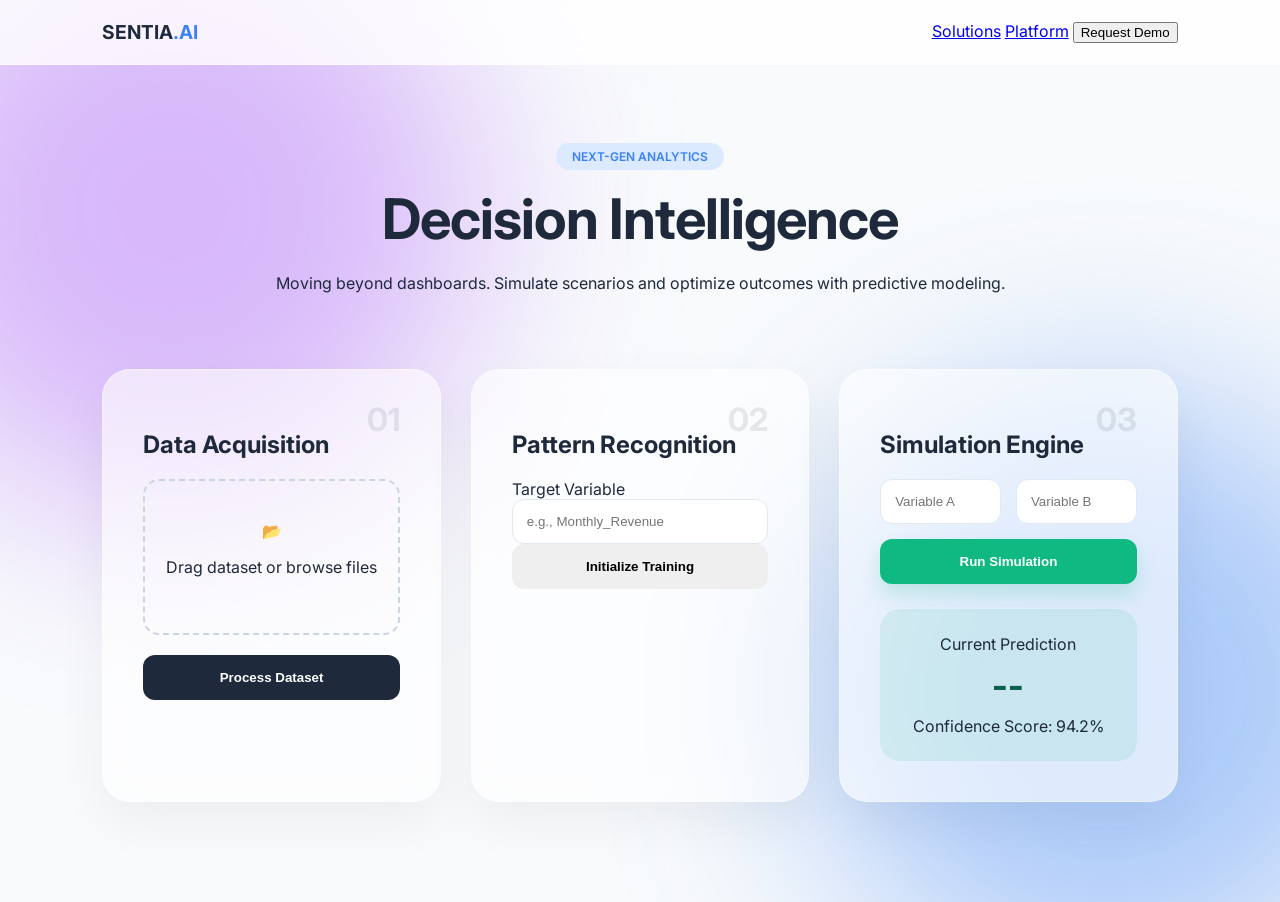
<file: static/index.html>
<!DOCTYPE html>
<html lang="en">
<head>
    <meta charset="UTF-8">
    <meta name="viewport" content="width=device-width, initial-scale=1.0">
    <title>Sentia AI | Decision Intelligence</title>
    <link href="https://fonts.googleapis.com/css2?family=Inter:wght@300;400;600&display=swap" rel="stylesheet">
    <link rel="stylesheet" href="style.css">
</head>
<body>

<!-- Animated Background Blobs -->
<div class="bg-container">
    <div class="blob blob-purple"></div>
    <div class="blob blob-blue"></div>
</div>

<nav class="navbar">
    <div class="logo">SENTIA<span>.AI</span></div>
    <div class="nav-menu">
        <a href="#">Solutions</a>
        <a href="#">Platform</a>
        <button class="nav-btn">Request Demo</button>
    </div>
</nav>

<header class="hero">
    <span class="badge">Next-Gen Analytics</span>
    <h1>Decision Intelligence</h1>
    <p>Moving beyond dashboards. Simulate scenarios and optimize outcomes with predictive modeling.</p>
</header>

<main class="dashboard">
    <!-- Section 1: Upload -->
    <div class="glass-card">
        <div class="card-num">01</div>
        <h2>Data Acquisition</h2>
        <div class="drop-zone" id="dropZone" onclick="document.getElementById('fileInput').click()">
            <input type="file" id="fileInput" hidden>
            <div class="icon">📂</div>
            <p>Drag dataset or <span>browse files</span></p>
        </div>
        <button class="btn primary" onclick="uploadFile(this)">Process Dataset</button>
    </div>

    <!-- Section 2: Train -->
    <div class="glass-card">
        <div class="card-num">02</div>
        <h2>Pattern Recognition</h2>
        <div class="input-group">
            <label>Target Variable</label>
            <input type="text" id="target" placeholder="e.g., Monthly_Revenue">
        </div>
        <button class="btn secondary" onclick="trainModel(this)">Initialize Training</button>
    </div>

    <!-- Section 3: Simulate -->
    <div class="glass-card featured">
        <div class="card-num">03</div>
        <h2>Simulation Engine</h2>
        <div class="input-row">
            <input type="number" id="f1" placeholder="Variable A">
            <input type="number" id="f2" placeholder="Variable B">
        </div>
        <button class="btn action" onclick="runSimulation(this)">Run Simulation</button>
        <div class="result-box" id="resultBox">
            <span class="res-label">Current Prediction</span>
            <div class="res-value" id="simValue">--</div>
            <div class="res-conf">Confidence Score: 94.2%</div>
        </div>
    </div>
</main>

<script src="script.js"></script>
</body>
</html>
</file>
<file: static/style.css>
:root {
    --primary: #3b82f6;
    --accent: #10b981;
    --glass: rgba(255, 255, 255, 0.6);
    --border: rgba(255, 255, 255, 0.4);
    --text: #1e293b;
}

body {
    margin: 0;
    font-family: 'Inter', sans-serif;
    background: #f8fafc;
    color: var(--text);
    overflow-x: hidden;
}

/* --- ANIMATED MESH BACKGROUND --- */
.bg-container {
    position: fixed;
    top: 0; left: 0; width: 100vw; height: 100vh;
    z-index: -1;
    filter: blur(100px);
}

.blob {
    position: absolute;
    width: 600px;
    height: 600px;
    border-radius: 50%;
    opacity: 0.4;
    animation: move 25s infinite alternate ease-in-out;
}

.blob-purple { background: #a855f7; top: -10%; left: -10%; }
.blob-blue { background: #3b82f6; bottom: -10%; right: -10%; animation-delay: -5s; }

@keyframes move {
    from { transform: translate(0, 0) scale(1); }
    to { transform: translate(150px, 100px) scale(1.1); }
}

/* --- NAVBAR & HERO --- */
.navbar {
    display: flex; justify-content: space-between; align-items: center;
    padding: 20px 8%; background: rgba(255,255,255,0.8);
    backdrop-filter: blur(10px); border-bottom: 1px solid var(--border);
}

.logo { font-weight: 700; font-size: 1.2rem; }
.logo span { color: var(--primary); }

.hero { text-align: center; padding: 80px 10% 40px; }
.badge { background: #dbeafe; color: var(--primary); padding: 6px 16px; border-radius: 20px; font-size: 0.75rem; font-weight: 600; text-transform: uppercase; }
.hero h1 { font-size: 3.5rem; margin: 20px 0; letter-spacing: -1px; }

/* --- GLASS CARDS --- */
.dashboard {
    display: grid; grid-template-columns: repeat(auto-fit, minmax(320px, 1fr));
    gap: 30px; padding: 20px 8% 100px;
}

.glass-card {
    background: var(--glass);
    backdrop-filter: blur(15px);
    border: 1px solid var(--border);
    border-radius: 28px;
    padding: 40px;
    position: relative;
    box-shadow: 0 20px 50px rgba(0,0,0,0.05);
    transition: 0.4s cubic-bezier(0.175, 0.885, 0.32, 1.275);
}

.glass-card:hover { transform: translateY(-10px); }
.card-num { position: absolute; top: 30px; right: 40px; font-size: 2rem; font-weight: 700; opacity: 0.1; }

/* --- UI ELEMENTS --- */
.drop-zone {
    border: 2px dashed #cbd5e1; border-radius: 16px;
    padding: 40px 20px; text-align: center; margin: 20px 0; cursor: pointer;
}

.input-row { display: grid; grid-template-columns: 1fr 1fr; gap: 15px; margin-bottom: 15px; }

input {
    width: 100%; padding: 14px; border: 1px solid #e2e8f0;
    border-radius: 12px; background: white; box-sizing: border-box;
}

.btn {
    width: 100%; padding: 15px; border-radius: 12px; border: none;
    font-weight: 600; cursor: pointer; transition: 0.3s;
}

.btn.primary { background: var(--text); color: white; }
.btn.action { background: var(--accent); color: white; box-shadow: 0 10px 20px rgba(16,185,129,0.2); }

.result-box {
    margin-top: 25px; padding: 25px; background: rgba(16,185,129,0.1);
    border-radius: 20px; text-align: center;
}

.res-value { font-size: 2.2rem; font-weight: 700; color: #065f46; margin: 10px 0; }
</file>
